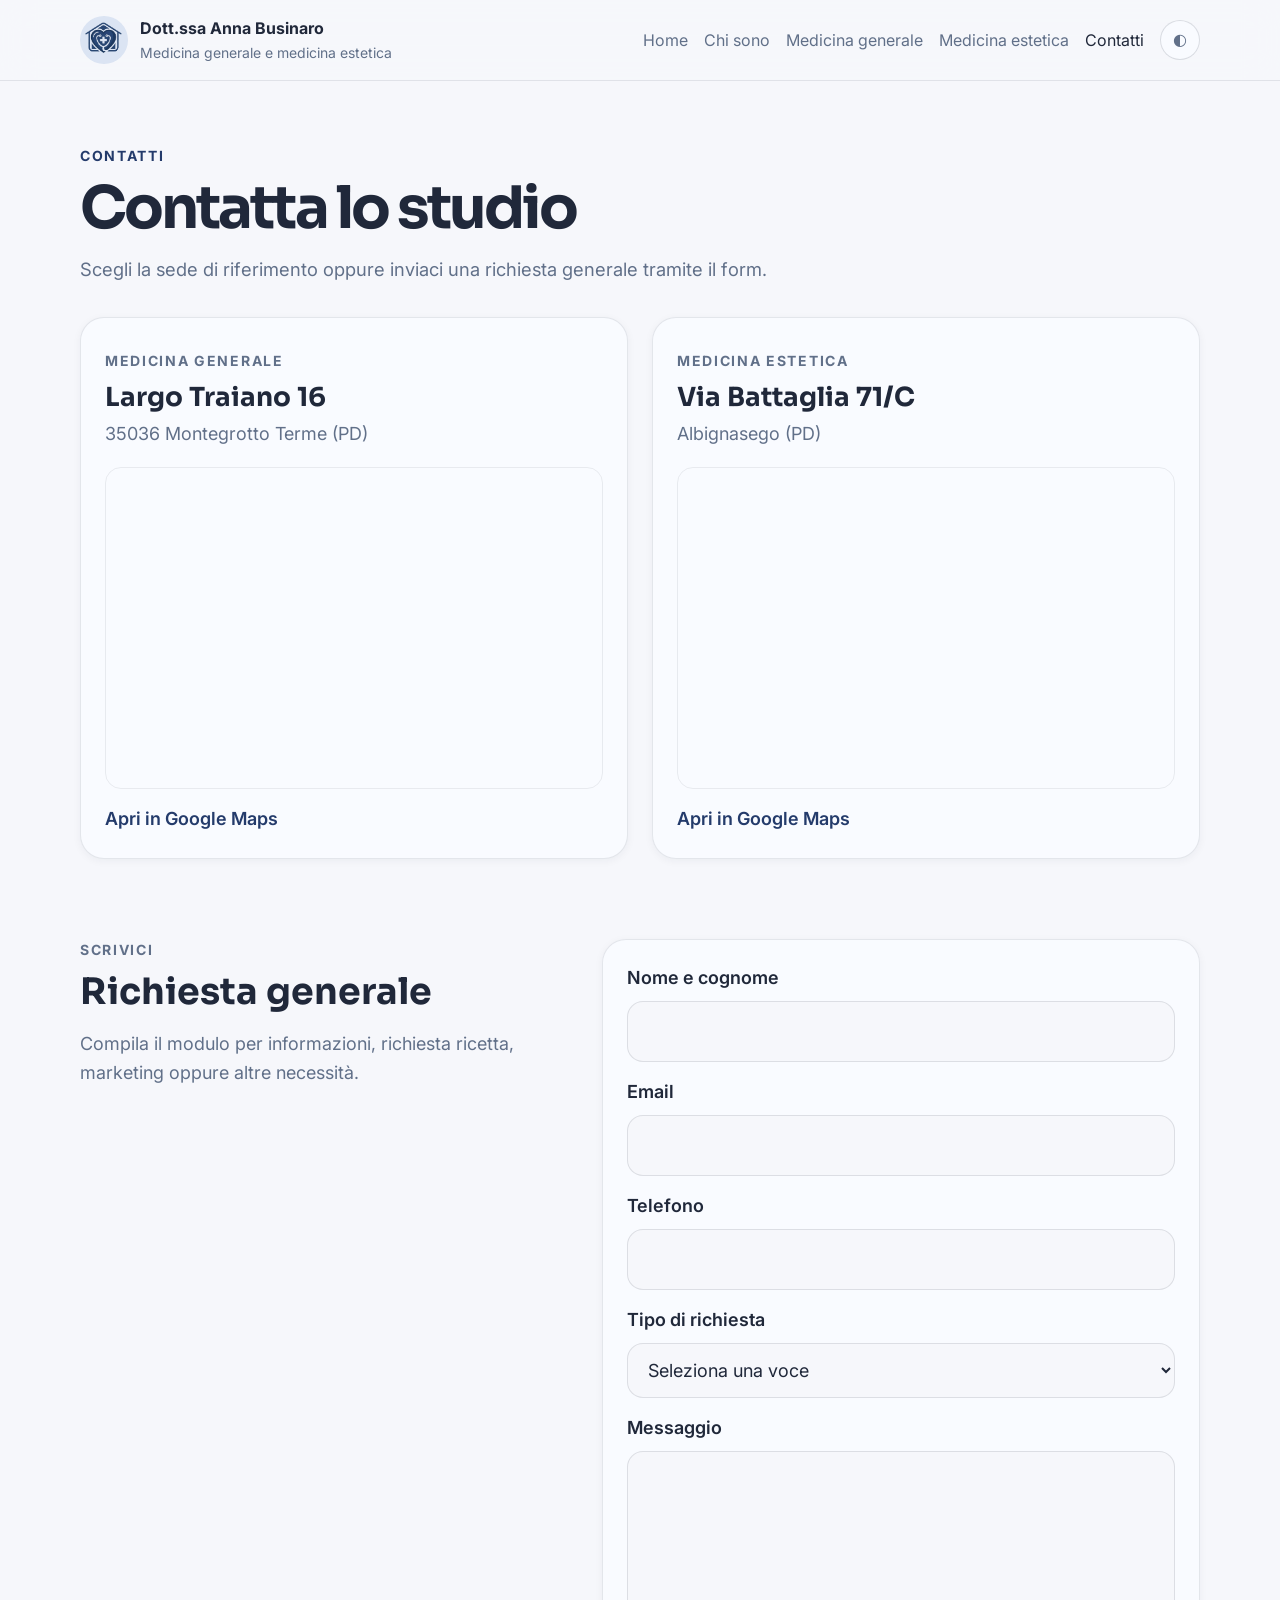
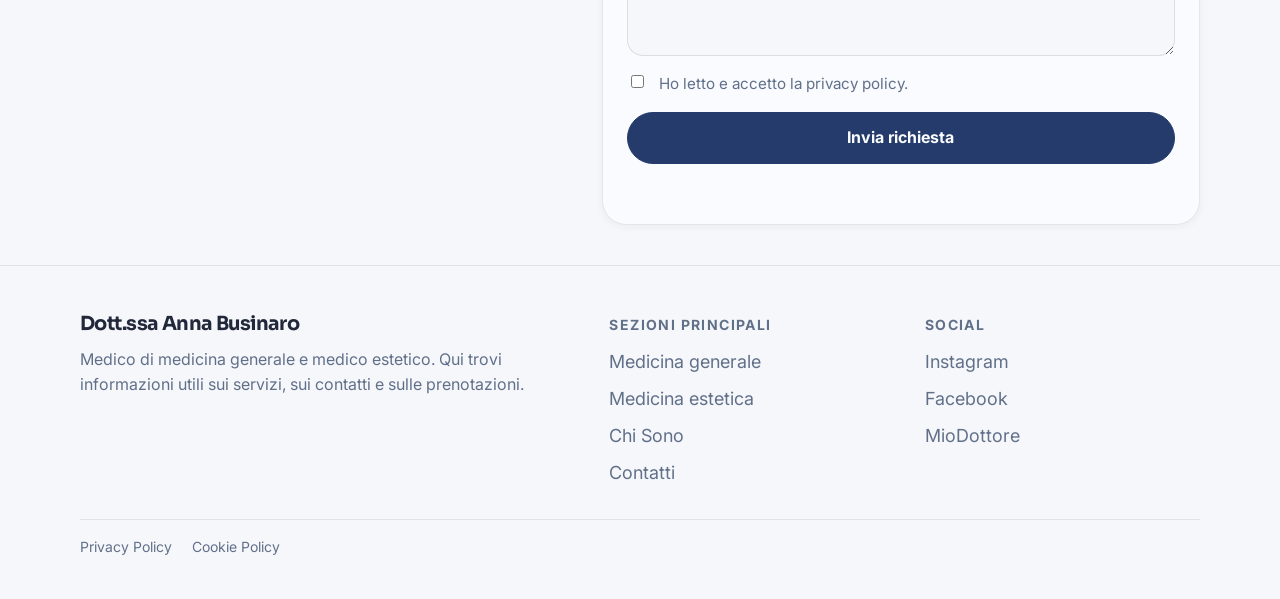
<file: pages/contatti.html>
<!DOCTYPE html>
<html lang="it" data-theme="light">
<head>
  <meta charset="UTF-8" />
  <meta name="viewport" content="width=device-width, initial-scale=1.0" />
  <title>Contatti | Dott.ssa Anna Businaro</title>
  <meta name="description" content="Contatta la Dott.ssa Anna Businaro per medicina generale, medicina estetica, informazioni e prenotazioni." />
  <link rel="preconnect" href="https://fonts.googleapis.com" />
  <link rel="preconnect" href="https://fonts.gstatic.com" crossorigin />
  <link href="https://fonts.googleapis.com/css2?family=Inter:wght@400;500;600;700;800&family=Sora:wght@400;500;600;700;800&display=swap" rel="stylesheet" />
  <link rel="stylesheet" href="../assets/css/global.css" />
  <link rel="stylesheet" href="../assets/css/contatti.css" />
</head>
<body>
  <a class="skip-link" href="#contenuto">Vai al contenuto</a>

  <header class="site-header">
    <div class="container header-inner">
      <a href="./index.html" class="brand" aria-label="Vai alla home della Dott.ssa Anna Businaro">
        <span class="brand-mark" aria-hidden="true">
          <img src="../images/logo.png" alt="Dott.ssa Anna Businaro" class="brand-image" />
        </span>
        <span class="brand-text">
          <strong>Dott.ssa Anna Businaro</strong>
          <small>Medicina generale e medicina estetica</small>
        </span>
      </a>

      <nav class="main-nav" aria-label="Navigazione principale">
        <button class="nav-toggle" type="button" aria-expanded="false" aria-controls="menu-principale">
          <span></span><span></span><span></span>
          <span class="sr-only">Apri il menu</span>
        </button>
        <ul id="menu-principale" class="nav-list">
          <li><a href="../index.html">Home</a></li>
          <li><a href="./chi-sono.html">Chi sono</a></li>
          <li><a href="./medicina-generale.html">Medicina generale</a></li>
          <li><a href="./medicina-estetica.html">Medicina estetica</a></li>
          <li><a href="./contatti.html" aria-current="page">Contatti</a></li>
          <li>
            <button class="theme-toggle" type="button" data-theme-toggle aria-label="Attiva tema scuro">
              <span aria-hidden="true">◐</span>
            </button>
          </li>
        </ul>
      </nav>
    </div>
  </header>

  <main id="contenuto">
    <section class="contact-page">
      <div class="container">
        <div class="contact-hero">
          <p class="eyebrow">Contatti</p>
          <h1>Contatta lo studio</h1>
          <p class="hero-text">
            Scegli la sede di riferimento oppure inviaci una richiesta generale tramite il form.
          </p>
        </div>

        <div class="contact-grid">
          <article class="contact-card">
            <div class="contact-card-head">
              <p class="eyebrow">Medicina generale</p>
              <h2>Largo Traiano 16</h2>
              <p>35036 Montegrotto Terme (PD)</p>
            </div>

            <div class="map-wrap">
              <iframe
                title="Mappa studio di medicina generale"
                src="https://www.google.com/maps?q=Largo+Traiano+16,+35036+Montegrotto+Terme&output=embed"
                loading="lazy"
                referrerpolicy="no-referrer-when-downgrade"
                allowfullscreen></iframe>
            </div>

            <a
              class="map-link"
              href="https://www.google.com/maps?q=Largo+Traiano+16,+35036+Montegrotto+Terme"
              target="_blank"
              rel="noopener nofollow">
              Apri in Google Maps
            </a>
          </article>

          <article class="contact-card">
            <div class="contact-card-head">
              <p class="eyebrow">Medicina estetica</p>
              <h2>Via Battaglia 71/C</h2>
              <p>Albignasego (PD)</p>
            </div>

            <div class="map-wrap">
              <iframe
                title="Mappa studio di medicina estetica"
                src="https://www.google.com/maps?q=Via+Battaglia+71%2FC,+Albignasego&output=embed"
                loading="lazy"
                referrerpolicy="no-referrer-when-downgrade"
                allowfullscreen></iframe>
            </div>

            <a
              class="map-link"
              href="https://www.google.com/maps?q=Via+Battaglia+71%2FC,+Albignasego"
              target="_blank"
              rel="noopener nofollow">
              Apri in Google Maps
            </a>
          </article>
        </div>

        <div class="spacer-medium" role="presentation"></div>

        <section class="contact-form-section">
          <div class="contact-form-head">
            <p class="eyebrow">Scrivici</p>
            <h2>Richiesta generale</h2>
            <p>
              Compila il modulo per informazioni, richiesta ricetta, marketing oppure altre necessità.
            </p>
          </div>

          <form class="contact-form" id="contact-form" action="#" method="post" novalidate>
            <div class="form-row">
              <label for="contact-name">Nome e cognome</label>
              <input type="text" id="contact-name" name="name" autocomplete="name" required>
            </div>

            <div class="form-row">
              <label for="contact-email">Email</label>
              <input type="email" id="contact-email" name="email" autocomplete="email" required>
            </div>

            <div class="form-row">
              <label for="contact-phone">Telefono</label>
              <input type="tel" id="contact-phone" name="phone" autocomplete="tel">
            </div>

            <div class="form-row">
              <label for="contact-type">Tipo di richiesta</label>
              <select id="contact-type" name="request_type" required>
                <option value="" selected disabled>Seleziona una voce</option>
                <option value="informazioni">Informazioni</option>
                <option value="ricetta">Richiesta ricetta</option>
                <option value="marketing">Marketing</option>
                <option value="altro">Altro</option>
              </select>
            </div>

            <div class="form-row">
              <label for="contact-message">Messaggio</label>
              <textarea id="contact-message" name="message" rows="6" required></textarea>
            </div>

            <label class="form-check">
              <input type="checkbox" id="contact-privacy" name="privacy" required>
              <span>Ho letto e accetto la privacy policy.</span>
            </label>

            <button type="submit" class="btn btn-primary">Invia richiesta</button>

            <p class="form-status" id="form-status" aria-live="polite"></p>
          </form>
        </section>
      </div>
    </section>
  </main>

  <footer class="site-footer">
    <div class="container footer-grid">
      <div class="footer-col">
        <p class="footer-brand">Dott.ssa Anna Businaro</p>
        <p class="footer-text">Medico di medicina generale e medico estetico. Qui trovi informazioni utili sui servizi, sui contatti e sulle prenotazioni.</p>
      </div>
      <div class="footer-col">
        <p class="footer-label">Sezioni principali</p>
        <ul class="footer-links" role="list">
          <li><a href="./medicina-generale.html">Medicina generale</a></li>
          <li><a href="./medicina-estetica.html">Medicina estetica</a></li>
          <li><a href="./prenotazioni.html">Chi Sono</a></li>
          <li><a href="./contatti.html">Contatti</a></li>
        </ul>
      </div>
      <div class="footer-col">
        <p class="footer-label">Social</p>
        <ul class="footer-links" role="list">
          <li><a href="#" aria-label="Instagram">Instagram</a></li>
          <li><a href="#" aria-label="Facebook">Facebook</a></li>
          <li><a href="#" aria-label="MioDottore">MioDottore</a></li>
        </ul>
      </div>
    </div>
    <div class="container footer-bottom">
      <a href="./privacy-policy.html">Privacy Policy</a>
      <a href="./cookie-policy.html">Cookie Policy</a>
    </div>
  </footer>

  <script src="../assets/js/global.js" defer></script>
  <script src="../assets/js/contatti.js" defer></script>
</body>
</html>
</file>
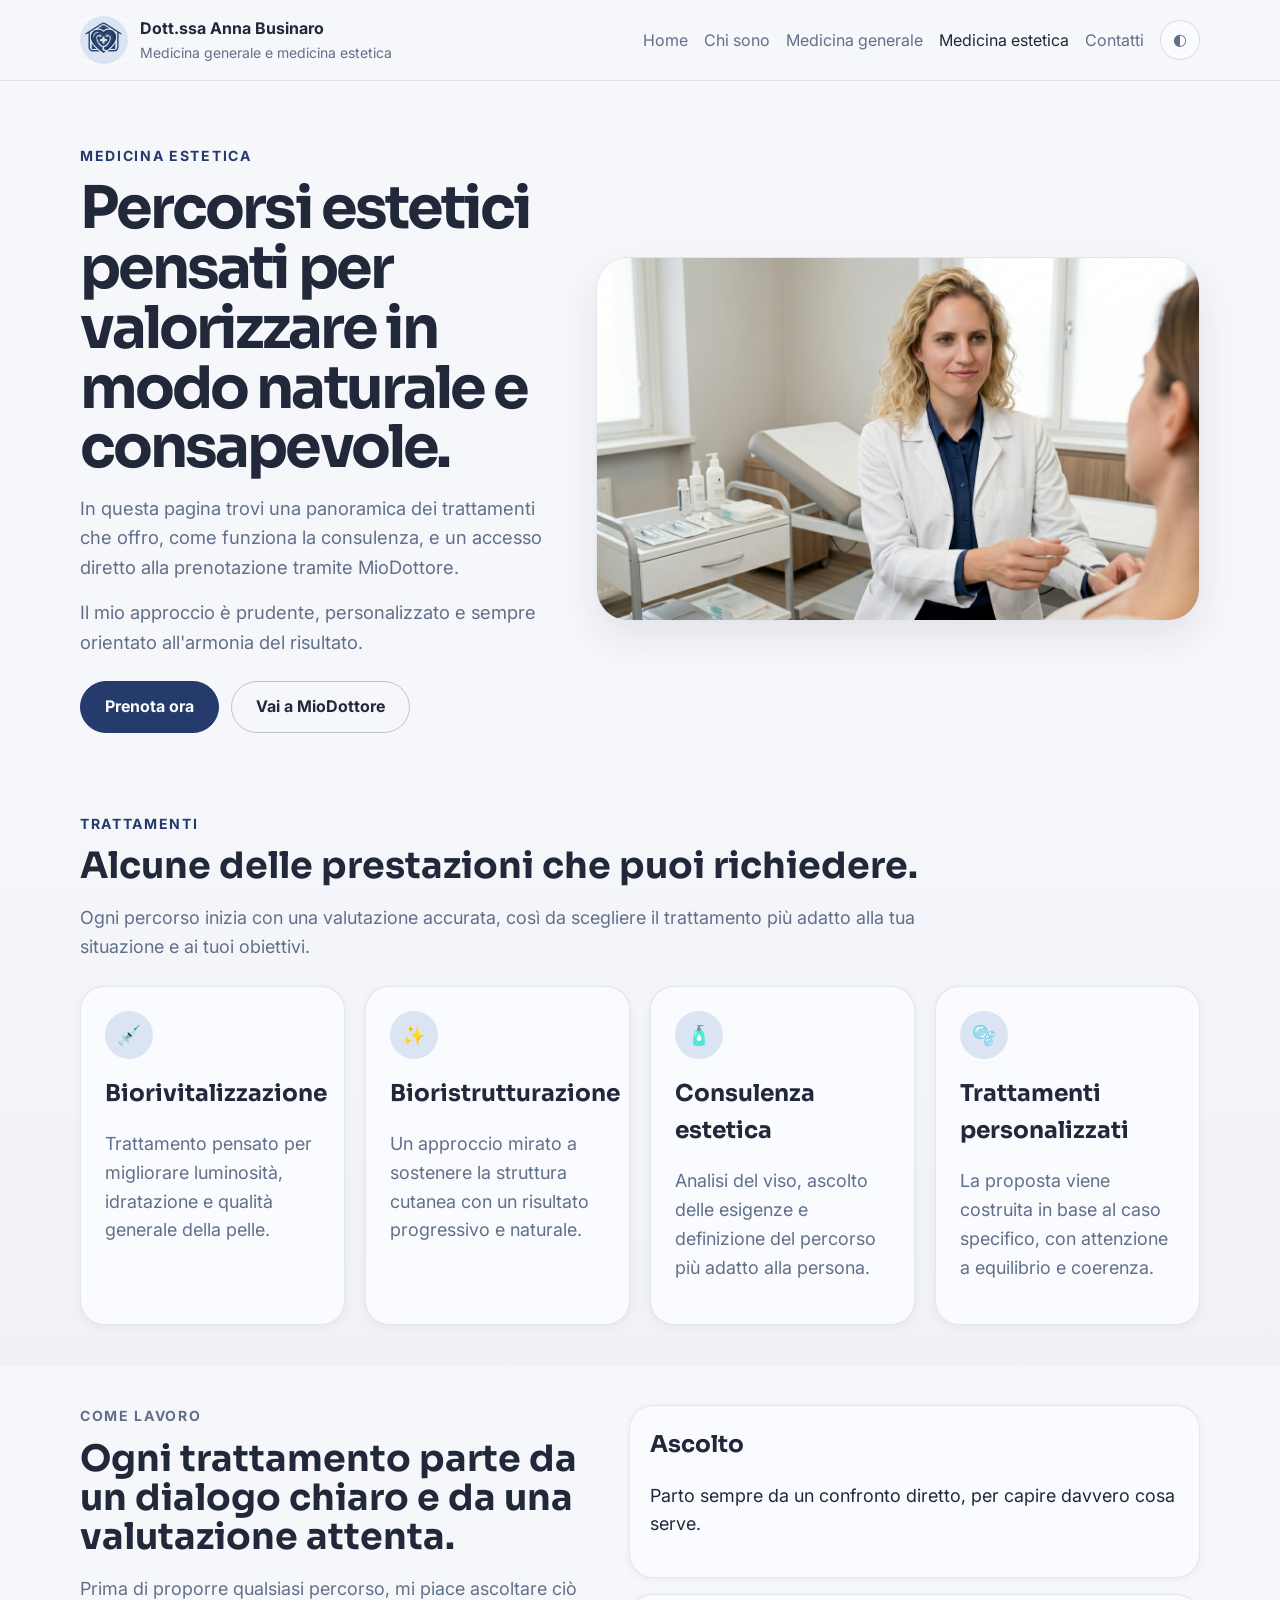
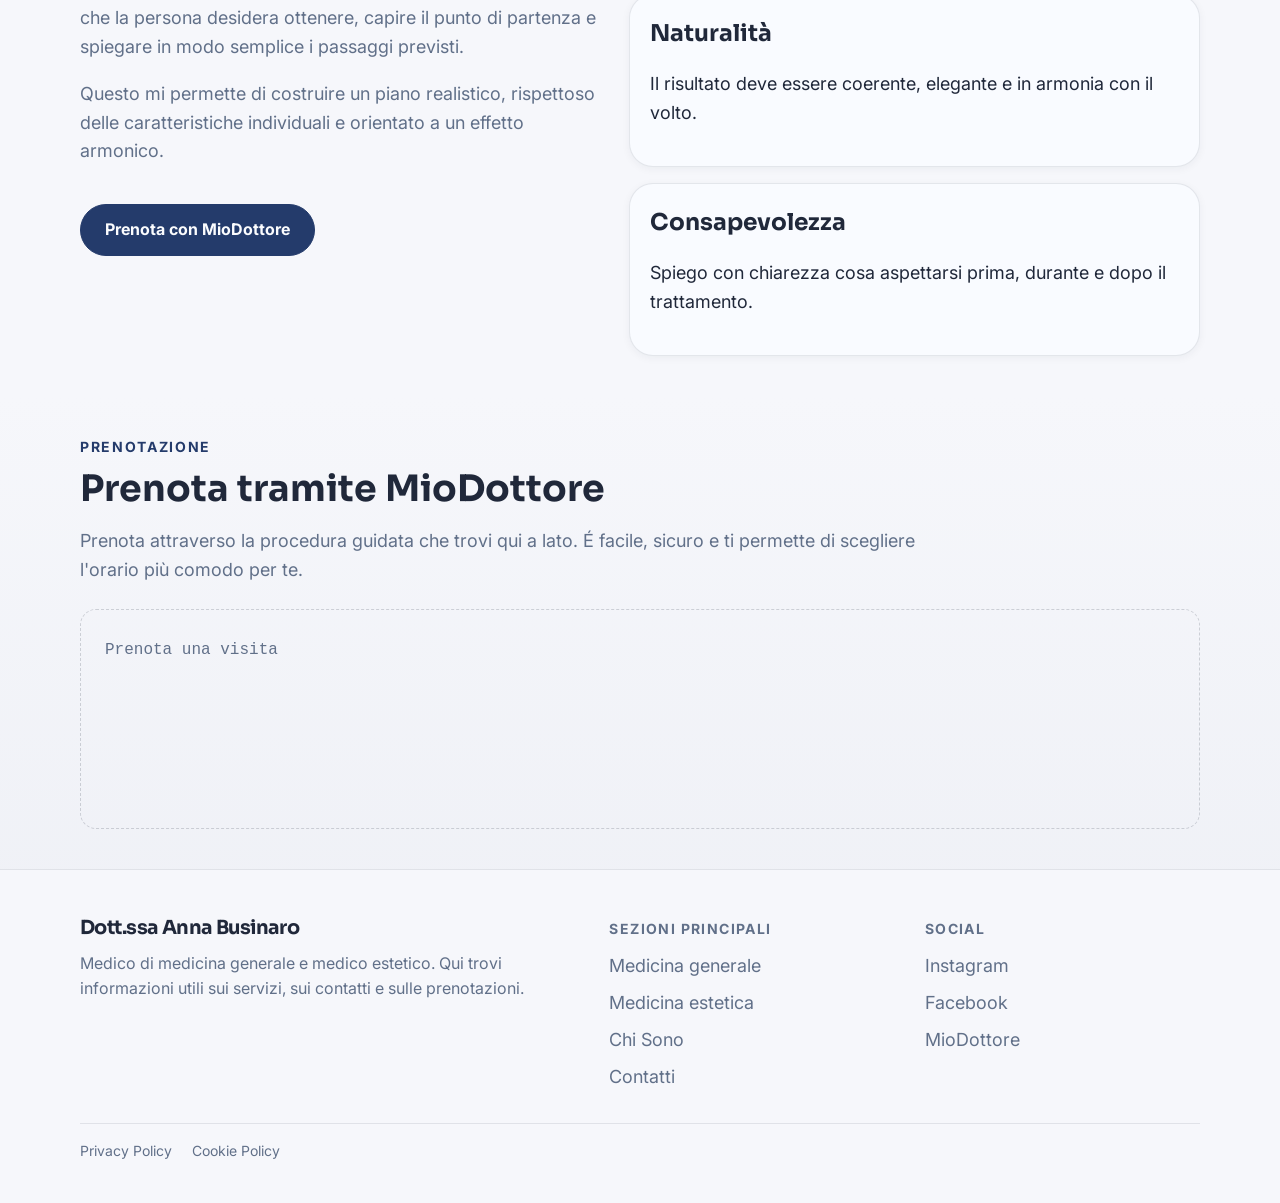
<file: pages/medicina-estetica.html>
<!DOCTYPE html>
<html lang="it" data-theme="light">

<head>
  <meta charset="UTF-8" />
  <meta name="viewport" content="width=device-width, initial-scale=1.0" />
  <title>Medicina estetica | Dott.ssa Anna Businaro</title>
  <meta name="description"
    content="Medicina estetica della Dott.ssa Anna Businaro: trattamenti, consulenza e prenotazione tramite MioDottore." />
  <link rel="preconnect" href="https://fonts.googleapis.com" />
  <link rel="preconnect" href="https://fonts.gstatic.com" crossorigin />
  <link
    href="https://fonts.googleapis.com/css2?family=Inter:wght@400;500;600;700;800&family=Sora:wght@400;500;600;700;800&display=swap"
    rel="stylesheet" />
  <link rel="stylesheet" href="../assets/css/global.css" />
  <link rel="stylesheet" href="../assets/css/medicina-estetica.css" />
</head>

<body>
  <a class="skip-link" href="#contenuto">Vai al contenuto</a>

  <header class="site-header">
    <div class="container header-inner">
      <a href="./index.html" class="brand" aria-label="Vai alla home della Dott.ssa Anna Businaro">
        <span class="brand-mark" aria-hidden="true">
          <img src="../images/logo.png" alt="Dott.ssa Anna Businaro" class="brand-image" />
        </span>
        <span class="brand-text">
          <strong>Dott.ssa Anna Businaro</strong>
          <small>Medicina generale e medicina estetica</small>
        </span>
      </a>

      <nav class="main-nav" aria-label="Navigazione principale">
        <button class="nav-toggle" type="button" aria-expanded="false" aria-controls="menu-principale">
          <span></span><span></span><span></span>
          <span class="sr-only">Apri il menu</span>
        </button>
        <ul id="menu-principale" class="nav-list">
          <li><a href="../index.html">Home</a></li>
          <li><a href="./chi-sono.html">Chi sono</a></li>
          <li><a href="./medicina-generale.html">Medicina generale</a></li>
          <li><a href="./medicina-estetica.html" aria-current="page">Medicina estetica</a></li>
          <li><a href="./contatti.html">Contatti</a></li>
          <li>
            <button class="theme-toggle" type="button" data-theme-toggle aria-label="Attiva tema scuro">
              <span aria-hidden="true">◐</span>
            </button>
          </li>
        </ul>
      </nav>
    </div>
  </header>

  <main id="contenuto">
    <section class="est-hero">
      <div class="container est-hero-grid">
        <div class="est-copy">
          <p class="eyebrow">Medicina estetica</p>
          <h1>Percorsi estetici pensati per valorizzare in modo naturale e consapevole.</h1>
          <p class="hero-text">
            In questa pagina trovi una panoramica dei trattamenti che offro, come funziona la consulenza,
            e un accesso diretto alla prenotazione tramite MioDottore.
          </p>
          <p class="hero-text">
            Il mio approccio è prudente, personalizzato e sempre orientato all'armonia del risultato.
          </p>
          <div class="hero-actions">
            <a class="btn btn-primary" href="#prenotazione">Prenota ora</a>
            <a class="btn btn-secondary" href="https://www.miodottore.it/anna-businaro/medico-estetico/albignasego"
              target="_blank" rel="noopener noreferrer">Vai a MioDottore</a>
          </div>
        </div>

        <figure class="est-image-card est-image-card-wide">
          <img src="../images/Anna_iniezione_estetica.png" alt="Dott.ssa Anna Businaro in ambito di medicina estetica"
            class="est-image" />
        </figure>
      </div>
    </section>

    <section class="section-home section-light">
      <div class="container">
        <div class="home-heading">
          <p class="eyebrow">Trattamenti</p>
          <h2>Alcune delle prestazioni che puoi richiedere.</h2>
          <p>
            Ogni percorso inizia con una valutazione accurata, così da scegliere il trattamento più adatto
            alla tua situazione e ai tuoi obiettivi.
          </p>
        </div>

        <div class="service-grid">
          <article class="service-card">
            <span class="service-icon" aria-hidden="true">💉</span>
            <h3>Biorivitalizzazione</h3>
            <p>Trattamento pensato per migliorare luminosità, idratazione e qualità generale della pelle.</p>
          </article>

          <article class="service-card">
            <span class="service-icon" aria-hidden="true">✨</span>
            <h3>Bioristrutturazione</h3>
            <p>Un approccio mirato a sostenere la struttura cutanea con un risultato progressivo e naturale.</p>
          </article>

          <article class="service-card">
            <span class="service-icon" aria-hidden="true">🧴</span>
            <h3>Consulenza estetica</h3>
            <p>Analisi del viso, ascolto delle esigenze e definizione del percorso più adatto alla persona.</p>
          </article>

          <article class="service-card">
            <span class="service-icon" aria-hidden="true">🫧</span>
            <h3>Trattamenti personalizzati</h3>
            <p>La proposta viene costruita in base al caso specifico, con attenzione a equilibrio e coerenza.</p>
          </article>
        </div>
      </div>
    </section>

    <section class="section-home">
      <div class="container est-feature-grid">
        <div class="feature-copy">
          <p class="eyebrow">Come lavoro</p>
          <h2>Ogni trattamento parte da un dialogo chiaro e da una valutazione attenta.</h2>
          <p>
            Prima di proporre qualsiasi percorso, mi piace ascoltare ciò che la persona desidera ottenere,
            capire il punto di partenza e spiegare in modo semplice i passaggi previsti.
          </p>
          <p>
            Questo mi permette di costruire un piano realistico, rispettoso delle caratteristiche individuali
            e orientato a un effetto armonico.
          </p>
          <a class="btn btn-primary inline-button" href="https://www.miodottore.it/anna-businaro/medico-estetico/albignasego" target="_blank"
            rel="noopener noreferrer">Prenota con MioDottore</a>
        </div>

        <div class="feature-stack">
          <article class="mini-card">
            <h3>Ascolto</h3>
            <p>Parto sempre da un confronto diretto, per capire davvero cosa serve.</p>
          </article>
          <article class="mini-card">
            <h3>Naturalità</h3>
            <p>Il risultato deve essere coerente, elegante e in armonia con il volto.</p>
          </article>
          <article class="mini-card">
            <h3>Consapevolezza</h3>
            <p>Spiego con chiarezza cosa aspettarsi prima, durante e dopo il trattamento.</p>
          </article>
        </div>
      </div>
    </section>

    <section class="section-home section-light">
      <div class="container">
        <div class="home-heading">
          <p class="eyebrow">Prenotazione</p>
          <h2>Prenota tramite MioDottore</h2>
          <p>
            Prenota attraverso la procedura guidata che trovi qui a lato. É facile, sicuro e ti permette di scegliere l'orario più comodo per te.
          </p>
        </div>
          <div class="script-placeholder" aria-label="Area script MioDottore">
            <code><a id="zl-url"
   class="zl-url"
   href="https://www.miodottore.it/anna-businaro/medico-estetico/albignasego"
   rel="nofollow"
   data-zlw-doctor="anna-businaro"
   data-zlw-type="big_with_calendar"
   data-zlw-opinion="false"
   data-zlw-hide-branding="true"
   data-zlw-saas-only="false"
   data-zlw-a11y-title="Widget di prenotazione visite mediche">
  Prenota una visita
</a>

<script>
!function ($_x, _s, id) {
  var js, fjs = $_x.getElementsByTagName(_s)[0];
  if (!$_x.getElementById(id)) {
    js = $_x.createElement(_s);
    js.id = id;
    js.src = "https://platform.docplanner.com/js/widget.js";
    fjs.parentNode.insertBefore(js, fjs);
  }
}(document, "script", "zl-widget-s");
</script></code>
          </div>
        </div>
      </div>
    </section>
  </main>

  <footer class="site-footer">
    <div class="container footer-grid">
      <div class="footer-col">
        <p class="footer-brand">Dott.ssa Anna Businaro</p>
        <p class="footer-text">Medico di medicina generale e medico estetico. Qui trovi informazioni utili sui servizi,
          sui contatti e sulle prenotazioni.</p>
      </div>
      <div class="footer-col">
        <p class="footer-label">Sezioni principali</p>
        <ul class="footer-links" role="list">
          <li><a href="./medicina-generale.html">Medicina generale</a></li>
          <li><a href="./medicina-estetica.html">Medicina estetica</a></li>
          <li><a href="./chi-sono.html">Chi Sono</a></li>
          <li><a href="./contatti.html">Contatti</a></li>
        </ul>
      </div>
      <div class="footer-col">
        <p class="footer-label">Social</p>
        <ul class="footer-links" role="list">
          <li><a href="#" aria-label="Instagram">Instagram</a></li>
          <li><a href="#" aria-label="Facebook">Facebook</a></li>
          <li><a href="#" aria-label="MioDottore">MioDottore</a></li>
        </ul>
      </div>
    </div>
    <div class="container footer-bottom">
      <a href="./privacy-policy.html">Privacy Policy</a>
      <a href="./cookie-policy.html">Cookie Policy</a>
    </div>
  </footer>

  <script src="../assets/js/global.js" defer></script>
  <script src="../assets/js/medicina-estetica.js" defer></script>
</body>

</html>
</file>
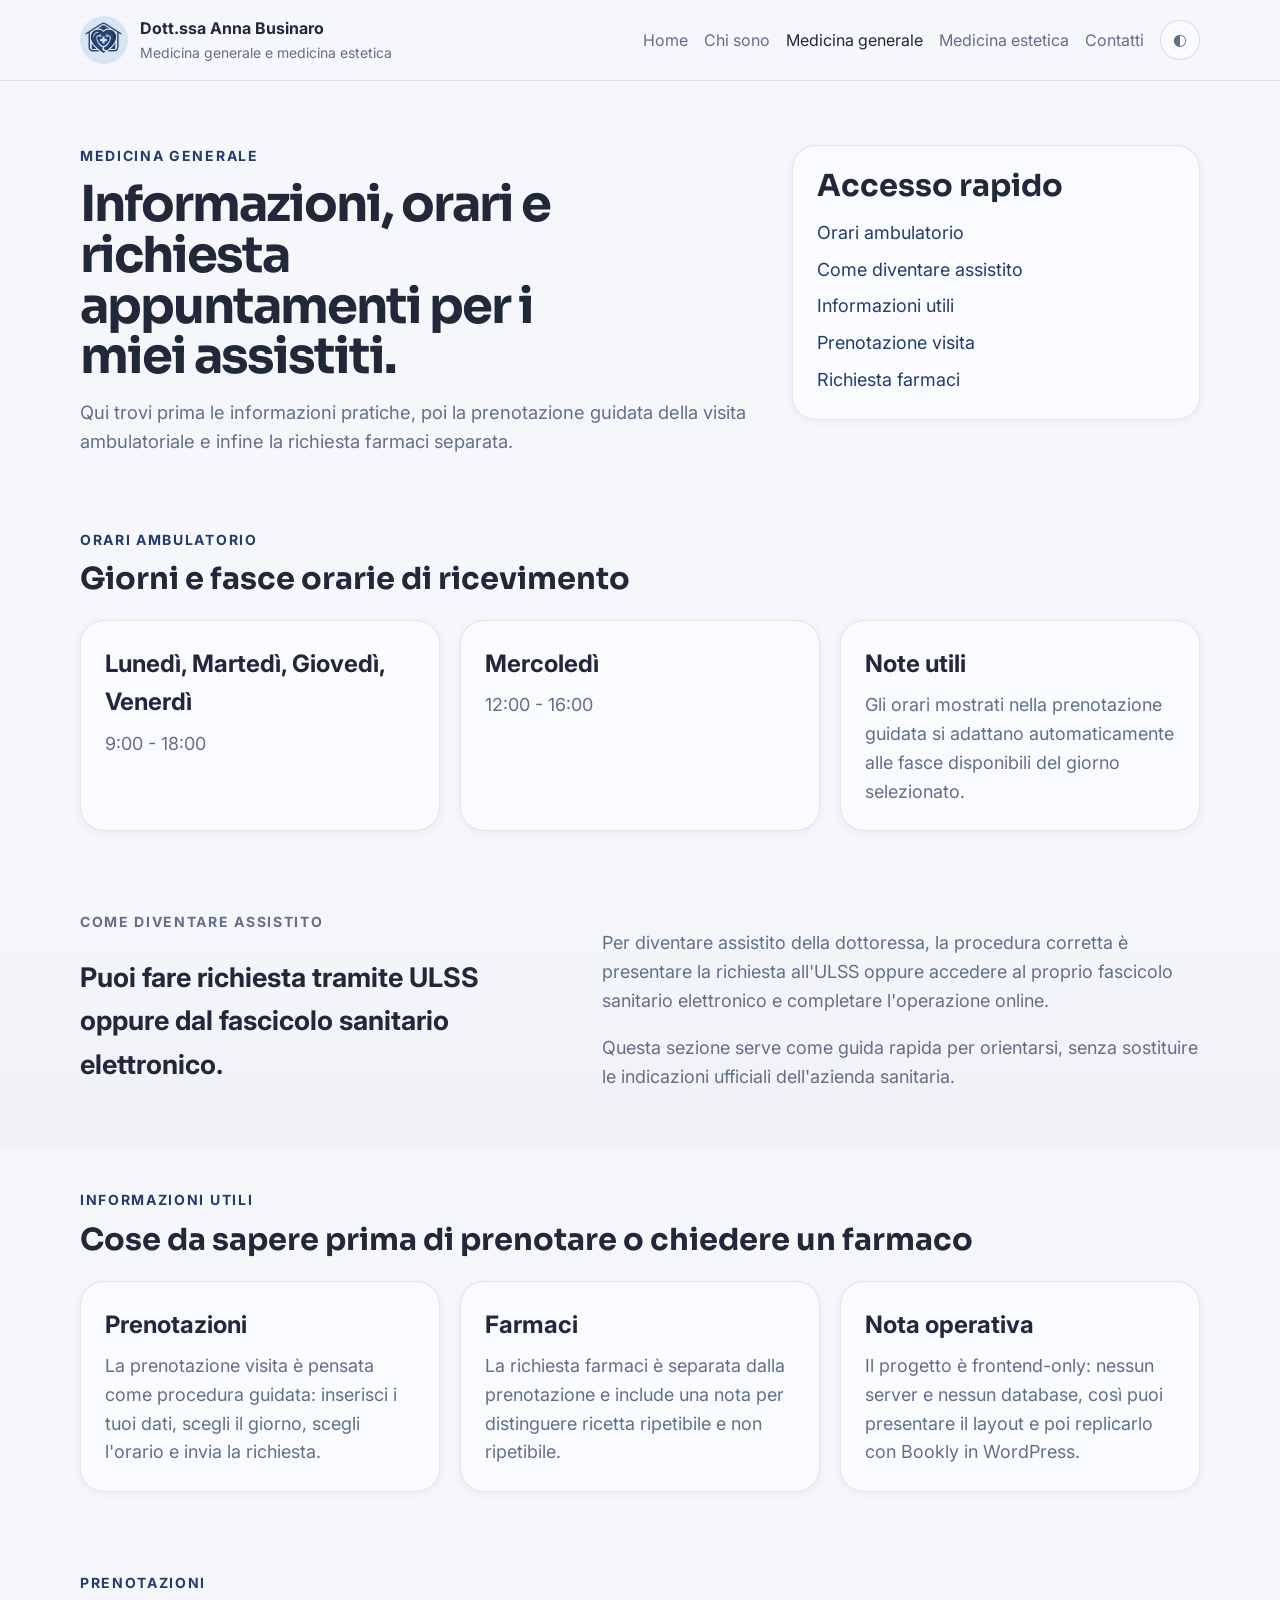
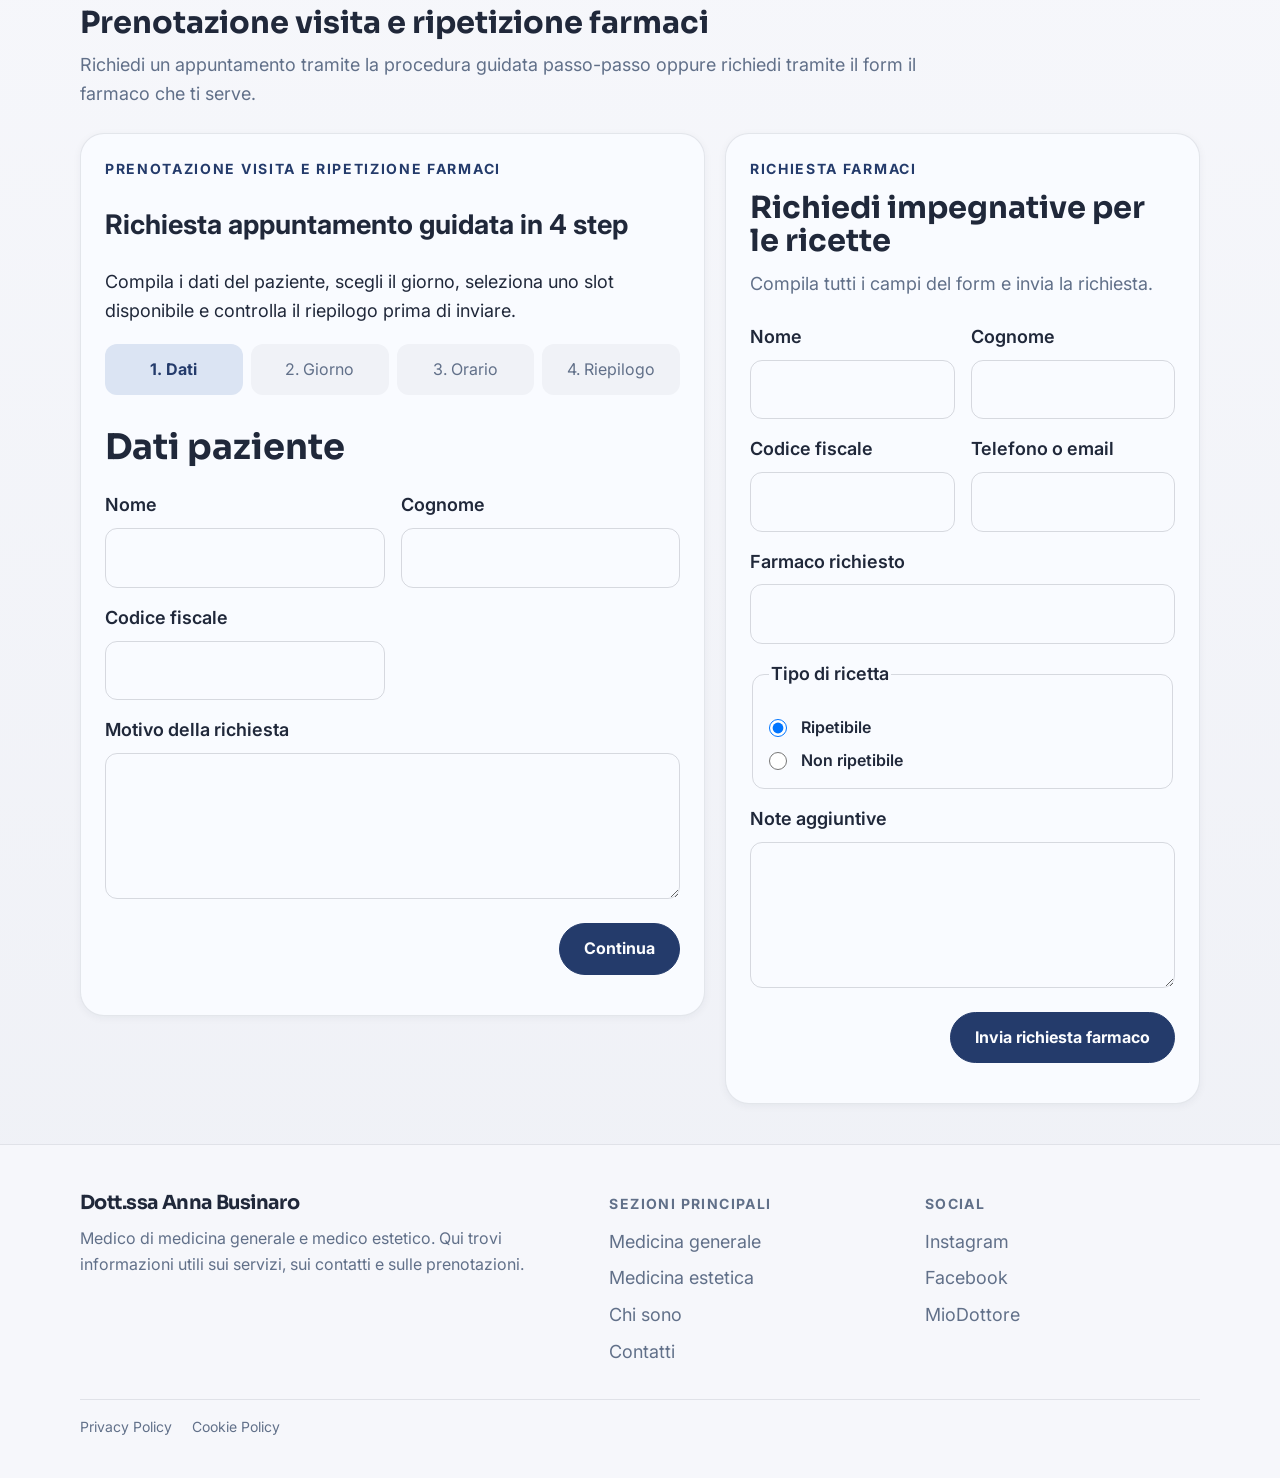
<file: pages/medicina-generale.html>
<!DOCTYPE html>
<html lang="it" data-theme="light">
<head>
  <meta charset="UTF-8" />
  <meta name="viewport" content="width=device-width, initial-scale=1.0" />
  <title>Medicina generale | Dott.ssa Anna Businaro</title>
  <meta name="description" content="Orari ambulatorio, informazioni utili, prenotazione visita guidata e richiesta farmaci per la Dott.ssa Anna Businaro." />
  <link rel="preconnect" href="https://fonts.googleapis.com" />
  <link rel="preconnect" href="https://fonts.gstatic.com" crossorigin />
  <link href="https://fonts.googleapis.com/css2?family=Inter:wght@400;500;600;700;800&family=Sora:wght@400;500;600;700;800&display=swap" rel="stylesheet" />
  <link rel="stylesheet" href="../assets/css/global.css" />
  <link rel="stylesheet" href="../assets/css/medicina-generale.css" />
</head>
<body>
  <a class="skip-link" href="#contenuto">Vai al contenuto</a>

  <header class="site-header">
    <div class="container header-inner">
      <a href="./index.html" class="brand" aria-label="Vai alla home della Dott.ssa Anna Businaro">
        <span class="brand-mark" aria-hidden="true">
          <img src="../images/logo.png" alt="Dott.ssa Anna Businaro" class="brand-image" />
        </span>
        <span class="brand-text">
          <strong>Dott.ssa Anna Businaro</strong>
          <small>Medicina generale e medicina estetica</small>
        </span>
      </a>

      <nav class="main-nav" aria-label="Navigazione principale">
        <button class="nav-toggle" type="button" aria-expanded="false" aria-controls="menu-principale">
          <span></span><span></span><span></span>
          <span class="sr-only">Apri il menu</span>
        </button>
        <ul id="menu-principale" class="nav-list">
          <li><a href="../index.html">Home</a></li>
          <li><a href="./chi-sono.html">Chi sono</a></li>
          <li><a href="./medicina-generale.html" aria-current="page">Medicina generale</a></li>
          <li><a href="./medicina-estetica.html">Medicina estetica</a></li>
          <li><a href="./contatti.html">Contatti</a></li>
          <li>
            <button class="theme-toggle" type="button" data-theme-toggle aria-label="Attiva tema scuro">
              <span aria-hidden="true">◐</span>
            </button>
          </li>
        </ul>
      </nav>
    </div>
  </header>

  <main id="contenuto">
    <section class="page-hero">
      <div class="container page-hero-grid">
        <div>
          <p class="eyebrow">Medicina generale</p>
          <h1>Informazioni, orari e richiesta appuntamenti per i miei assistiti.</h1>
          <p class="lead">
            Qui trovi prima le informazioni pratiche, poi la prenotazione guidata della visita ambulatoriale
            e infine la richiesta farmaci separata.
          </p>
        </div>
        <aside class="hero-panel">
          <h2>Accesso rapido</h2>
          <ul>
            <li><a href="#orari">Orari ambulatorio</a></li>
            <li><a href="#assistito">Come diventare assistito</a></li>
            <li><a href="#info-utili">Informazioni utili</a></li>
            <li><a href="#prenotazione">Prenotazione visita</a></li>
            <li><a href="#farmaci">Richiesta farmaci</a></li>
          </ul>
        </aside>
      </div>
    </section>

    <section class="section-block" id="orari">
      <div class="container">
        <div class="section-heading">
          <p class="eyebrow">Orari ambulatorio</p>
          <h2>Giorni e fasce orarie di ricevimento</h2>
        </div>
        <div class="schedule-grid">
          <article class="info-card"><h3>Lunedì, Martedì, Giovedì, Venerdì</h3><p>9:00 - 18:00</p></article>
          <article class="info-card"><h3>Mercoledì</h3><p>12:00 - 16:00</p></article>
          <article class="info-card"><h3>Note utili</h3><p>Gli orari mostrati nella prenotazione guidata si adattano automaticamente alle fasce disponibili del giorno selezionato.</p></article>
        </div>
      </div>
    </section>

    <section class="section-block section-soft" id="assistito">
      <div class="container two-col-text">
        <div>
          <p class="eyebrow">Come diventare assistito</p>
          <h2>Puoi fare richiesta tramite ULSS oppure dal fascicolo sanitario elettronico.</h2>
        </div>
        <div>
          <p>Per diventare assistito della dottoressa, la procedura corretta è presentare la richiesta all'ULSS oppure accedere al proprio fascicolo sanitario elettronico e completare l'operazione online.</p>
          <p>Questa sezione serve come guida rapida per orientarsi, senza sostituire le indicazioni ufficiali dell'azienda sanitaria.</p>
        </div>
      </div>
    </section>

    <section class="section-block" id="info-utili">
      <div class="container">
        <div class="section-heading">
          <p class="eyebrow">Informazioni utili</p>
          <h2>Cose da sapere prima di prenotare o chiedere un farmaco</h2>
        </div>
        <div class="utility-grid">
          <article class="info-card"><h3>Prenotazioni</h3><p>La prenotazione visita è pensata come procedura guidata: inserisci i tuoi dati, scegli il giorno, scegli l'orario e invia la richiesta.</p></article>
          <article class="info-card"><h3>Farmaci</h3><p>La richiesta farmaci è separata dalla prenotazione e include una nota per distinguere ricetta ripetibile e non ripetibile.</p></article>
          <article class="info-card"><h3>Nota operativa</h3><p>Il progetto è frontend-only: nessun server e nessun database, così puoi presentare il layout e poi replicarlo con Bookly in WordPress.</p></article>
        </div>
      </div>
    </section>

    <section class="section-block section-soft" id="prenotazione">
      <div class="container">
        <div class="section-heading">
          <p class="eyebrow">Prenotazioni</p>
          <h2>Prenotazione visita e ripetizione farmaci</h2>
          <p>Richiedi un appuntamento tramite la procedura guidata passo-passo oppure richiedi tramite il form il farmaco che ti serve.</p>
        </div>

        <div class="booking-columns">
          <div class="booking-shell">
             <p class="eyebrow">Prenotazione visita e ripetizione farmaci</p>
          <h2>Richiesta appuntamento guidata in 4 step</h2>
          <p>Compila i dati del paziente, scegli il giorno, seleziona uno slot disponibile e controlla il riepilogo prima di inviare.</p>
            <div class="booking-progress" aria-label="Avanzamento prenotazione">
              <span class="is-active" data-step-indicator="1">1. Dati</span>
              <span data-step-indicator="2">2. Giorno</span>
              <span data-step-indicator="3">3. Orario</span>
              <span data-step-indicator="4">4. Riepilogo</span>
            </div>
            <form class="booking-form" id="booking-form">
              <fieldset class="booking-step is-active" data-step="1">
                <legend>Dati paziente</legend>
                <div class="form-grid">
                  <label><span>Nome</span><input type="text" name="name" autocomplete="given-name" required /></label>
                  <label><span>Cognome</span><input type="text" name="surname" autocomplete="family-name" required /></label>
                  <label><span>Codice fiscale</span><input type="text" name="fiscalCode" maxlength="16" required /></label>
                  <label class="full-width"><span>Motivo della richiesta</span><textarea name="reason" rows="4" required></textarea></label>
                </div>
                <div class="step-actions"><button type="button" class="btn btn-primary" data-next-step>Continua</button></div>
              </fieldset>
              <fieldset class="booking-step" data-step="2">
                <legend>Scelta del giorno</legend>
                <p class="step-note">Seleziona un giorno disponibile: il calendario mostra le prossime 14 giornate.</p>
                <div class="calendar-grid" id="calendar-grid" aria-live="polite"></div>
                <div class="step-actions"><button type="button" class="btn btn-secondary" data-prev-step>Indietro</button><button type="button" class="btn btn-primary" data-next-step>Continua</button></div>
              </fieldset>
              <fieldset class="booking-step" data-step="3">
                <legend>Scelta dell'orario</legend>
                <p class="step-note">Gli slot vengono generati in base all'orario del giorno selezionato.</p>
                <div class="slots-grid" id="slots-grid" aria-live="polite"></div>
                <div class="step-actions"><button type="button" class="btn btn-secondary" data-prev-step>Indietro</button><button type="button" class="btn btn-primary" data-next-step>Continua</button></div>
              </fieldset>
              <fieldset class="booking-step" data-step="4">
                <legend>Riepilogo richiesta</legend>
                <div class="summary-box" id="booking-summary"></div>
                <div class="step-actions"><button type="button" class="btn btn-secondary" data-prev-step>Indietro</button><button type="submit" class="btn btn-primary">Invia richiesta</button></div>
              </fieldset>
            </form>
            <p class="form-feedback" id="booking-feedback" aria-live="polite"></p>
          </div>

          <div class="prescription-shell">
            <div class="section-heading">
              <p class="eyebrow">Richiesta farmaci</p>
              <h2>Richiedi impegnative per le ricette</h2>
              <p>Compila tutti i campi del form e invia la richiesta.</p>
            </div>
            <form class="prescription-form" id="prescription-form">
              <div class="form-grid">
                <label><span>Nome</span><input type="text" name="pname" required /></label>
                <label><span>Cognome</span><input type="text" name="psurname" required /></label>
                <label><span>Codice fiscale</span><input type="text" name="pfiscalCode" maxlength="16" required /></label>
                <label><span>Telefono o email</span><input type="text" name="contact" required /></label>
                <label class="full-width"><span>Farmaco richiesto</span><input type="text" name="medicine" required /></label>
                <fieldset class="radio-group full-width">
                  <legend>Tipo di ricetta</legend>
                  <div class="radio-options">
                    <label><input type="radio" name="prescriptionType" value="Ripetibile" checked /><span>Ripetibile</span></label>
                    <label><input type="radio" name="prescriptionType" value="Non ripetibile" /><span>Non ripetibile</span></label>
                  </div>
                </fieldset>
                <label class="full-width"><span>Note aggiuntive</span><textarea name="notes" rows="4"></textarea></label>
              </div>
              <div class="step-actions"><button type="submit" class="btn btn-primary">Invia richiesta farmaco</button></div>
            </form>
            <p class="form-feedback" id="prescription-feedback" aria-live="polite"></p>
          </div>
        </div>
      </div>
    </section>
  </main>

  <footer class="site-footer">
    <div class="container footer-grid">
      <div class="footer-col"><p class="footer-brand">Dott.ssa Anna Businaro</p><p class="footer-text">Medico di medicina generale e medico estetico. Qui trovi informazioni utili sui servizi, sui contatti e sulle prenotazioni.</p></div>
      <div class="footer-col"><p class="footer-label">Sezioni principali</p><ul class="footer-links" role="list"><li><a href="./medicina-generale.html">Medicina generale</a></li><li><a href="./medicina-estetica.html">Medicina estetica</a></li><li><a href="./prenotazioni.html">Chi sono</a></li><li><a href="./contatti.html">Contatti</a></li></ul></div>
      <div class="footer-col"><p class="footer-label">Social</p><ul class="footer-links" role="list"><li><a href="#">Instagram</a></li><li><a href="#">Facebook</a></li><li><a href="#">MioDottore</a></li></ul></div>
    </div>
    <div class="container footer-bottom"><a href="./privacy-policy.html">Privacy Policy</a><a href="./cookie-policy.html">Cookie Policy</a></div>
  </footer>

  <script src="../assets/js/global.js" defer></script>
  <script src="../assets/js/medicina-generale.js" defer></script>
</body>
</html>
</file>
<file: assets/css/global.css>
:root,
[data-theme="light"] {
  --text-xs: clamp(0.75rem, 0.7rem + 0.25vw, 0.875rem);
  --text-sm: clamp(0.875rem, 0.8rem + 0.35vw, 1rem);
  --text-base: clamp(1rem, 0.95rem + 0.25vw, 1.125rem);
  --text-lg: clamp(1.125rem, 1rem + 0.75vw, 1.5rem);
  --text-xl: clamp(1.5rem, 1.2rem + 1.25vw, 2.25rem);
  --text-2xl: clamp(1.8rem, 1.2rem + 1.9vw, 2.65rem);

  --space-1: 0.25rem;
  --space-2: 0.5rem;
  --space-3: 0.75rem;
  --space-4: 1rem;
  --space-5: 1.25rem;
  --space-6: 1.5rem;
  --space-8: 2rem;
  --space-10: 2.5rem;
  --space-12: 3rem;

  --color-bg: #f6f7fb;
  --color-surface: #f9fbff;
  --color-text: #20283a;
  --color-text-muted: #617089;
  --color-primary: #243b6b;
  --color-primary-hover: #1a2f57;
  --color-primary-soft: #dbe4f3;
  --color-text-inverse: #fbfcfe;

  --radius-sm: 0.375rem;
  --radius-md: 0.75rem;
  --radius-lg: 1rem;
  --radius-xl: 1.5rem;
  --shadow-sm: 0 2px 8px rgba(25, 34, 54, 0.05);
  --shadow-md: 0 16px 40px rgba(25, 34, 54, 0.09);

  --font-display: 'Sora', 'Inter', Arial, sans-serif;
  --font-body: 'Inter', Arial, sans-serif;
  --testo-inter-corsivo: 'Inter', sans-serif;
  --stile-inter-corsivo: italic;
}

[data-theme="dark"] {
  --color-bg: #121824;
  --color-surface: #171f2d;
  --color-text: #edf1f7;
  --color-text-muted: #a9b5c7;
  --color-primary: #92acd8;
  --color-primary-hover: #b0c2ea;
  --color-primary-soft: #1f2b40;
  --color-text-inverse: #111723;
  --shadow-sm: 0 2px 8px rgba(0, 0, 0, 0.2);
  --shadow-md: 0 16px 40px rgba(0, 0, 0, 0.28);
}

*,
*::before,
*::after {
  box-sizing: border-box;
}

html,
body {
  width: 100%;
  max-width: 100%;
  overflow-x: clip;
}

html {
  scroll-behavior: smooth;
}

body {
  margin: 0;
  min-height: 100vh;
  position: relative;
  font-family: var(--font-body);
  font-size: var(--text-base);
  line-height: 1.6;
  color: var(--color-text);
  background: var(--color-bg);
}

body.is-menu-open {
  overflow: hidden;
}

img,
svg,
iframe,
video {
  display: block;
  max-width: 100%;
  height: auto;
}

iframe {
  width: 100%;
}

a {
  color: inherit;
  text-decoration: none;
}

button,
input,
textarea,
select {
  font: inherit;
  color: inherit;
}

button {
  cursor: pointer;
}

.skip-link {
  position: absolute;
  left: 1rem;
  top: -4rem;
  z-index: 999;
  padding: 0.75rem 1rem;
  border-radius: var(--radius-sm);
  background: var(--color-primary);
  color: var(--color-text-inverse);
}

.skip-link:focus {
  top: 1rem;
}

.sr-only {
  position: absolute;
  width: 1px;
  height: 1px;
  padding: 0;
  margin: -1px;
  overflow: hidden;
  clip: rect(0, 0, 0, 0);
  white-space: nowrap;
  border: 0;
}

.container {
  width: min(1120px, calc(100% - 2rem));
  margin-inline: auto;
  max-width: 100%;
}

.site-header,
.site-footer,
main {
  max-width: 100%;
  overflow-x: clip;
}

/* ── HEADER ── */

.site-header {
  position: sticky;
  top: 0;
  z-index: 40;
  border-bottom: 1px solid color-mix(in srgb, var(--color-text) 10%, transparent);
  background: color-mix(in srgb, var(--color-bg) 88%, transparent);
  backdrop-filter: blur(16px);
}

.header-inner {
  display: flex;
  align-items: center;
  justify-content: space-between;
  gap: var(--space-4);
  padding: var(--space-4) 0;
}

.brand {
  display: flex;
  align-items: center;
  gap: var(--space-3);
  min-width: 0;
}

.brand-mark {
  display: grid;
  place-items: center;
  width: 3rem;
  height: 3rem;
  border-radius: 50%;
  background: var(--color-primary-soft);
  color: var(--color-primary);
  flex-shrink: 0;
}

.brand-mark svg {
  width: 1.4rem;
  height: 1.4rem;
}

.brand-text strong,
.brand-text small {
  display: block;
}

.brand-text strong {
  font-size: var(--text-sm);
}

.brand-text small {
  font-size: var(--text-xs);
  color: var(--color-text-muted);
}

/* ── NAV ── */

.main-nav {
  position: relative;
}

.nav-toggle {
  display: none;
  flex-direction: column;
  gap: 4px;
  padding: 0.7rem;
  border: 1px solid color-mix(in srgb, var(--color-text) 14%, transparent);
  border-radius: var(--radius-sm);
  background: var(--color-surface);
}

.nav-toggle span {
  display: block;
  width: 18px;
  height: 2px;
  background: var(--color-text);
  transition: transform 200ms ease, opacity 200ms ease;
}

.nav-list {
  display: flex;
  align-items: center;
  gap: var(--space-4);
  list-style: none;
  margin: 0;
  padding: 0;
}

.nav-list a,
.theme-toggle {
  font-size: var(--text-sm);
  color: var(--color-text-muted);
}

.nav-list a:hover,
.nav-list a[aria-current="page"],
.theme-toggle:hover {
  color: var(--color-text);
}

.theme-toggle {
  display: grid;
  place-items: center;
  width: 2.5rem;
  height: 2.5rem;
  border-radius: 50%;
  border: 1px solid color-mix(in srgb, var(--color-text) 14%, transparent);
  background: var(--color-surface);
}

/* ── UTILITY ── */

.eyebrow {
  margin: 0 0 var(--space-3);
  font-size: var(--text-xs);
  font-weight: 700;
  letter-spacing: 0.12em;
  text-transform: uppercase;
  color: var(--color-primary);
}

/* ── BOTTONI ── */

.btn {
  display: inline-flex;
  align-items: center;
  justify-content: center;
  min-height: 44px;
  padding: 0.75rem 1.5rem;
  border-radius: 999px;
  font-size: var(--text-sm);
  font-weight: 700;
  border: 1px solid transparent;
  text-decoration: none;
  transition: background 200ms ease, color 200ms ease,
              border-color 200ms ease, transform 200ms ease,
              box-shadow 200ms ease;
  cursor: pointer;
}

.btn-primary {
  background: var(--color-primary);
  color: var(--color-text-inverse);
  border-color: var(--color-primary);
}

.btn-primary:hover {
  background: var(--color-primary-hover);
  border-color: var(--color-primary-hover);
  color: var(--color-text-inverse);
  transform: translateY(-2px);
  box-shadow: 0 6px 20px rgba(36, 59, 107, 0.25);
}

.btn-secondary {
  background: transparent;
  color: var(--color-text);
  border-color: color-mix(in srgb, var(--color-text) 25%, transparent);
}

.btn-secondary:hover {
  background: var(--color-surface);
  color: var(--color-text);
  transform: translateY(-2px);
  box-shadow: 0 4px 14px rgba(36, 59, 107, 0.10);
}

.btn:active {
  transform: translateY(0);
  box-shadow: none;
}

/* ── FOOTER ── */

.site-footer {
  padding: var(--space-12) 0 var(--space-10);
  border-top: 1px solid color-mix(in srgb, var(--color-text) 10%, transparent);
}

.footer-grid {
  display: grid;
  grid-template-columns: minmax(0, 1.6fr) minmax(0, 0.9fr) minmax(0, 0.9fr);
  gap: var(--space-10);
  align-items: start;
}

.footer-col {
  min-width: 0;
}

.footer-brand {
  margin: 0 0 var(--space-3);
  font-family: var(--font-display);
  font-size: clamp(0.95rem, 0.85rem + 0.45vw, 1.25rem);
  line-height: 1.08;
  font-weight: 700;
  letter-spacing: -0.03em;
}

.footer-text {
  margin: 0;
  max-width: 30rem;
  font-size: var(--text-sm);
  color: var(--color-text-muted);
}

.footer-label {
  margin: 0 0 var(--space-3);
  font-size: var(--text-xs);
  font-weight: 700;
  letter-spacing: 0.1em;
  text-transform: uppercase;
  color: var(--color-text-muted);
}

.footer-links {
  margin: 0;
  padding: 0;
  list-style: none;
  display: grid;
  gap: var(--space-2);
  color: var(--color-text-muted);
}

.footer-links a:hover {
  color: var(--color-text);
}

.footer-bottom {
  margin-top: var(--space-8);
  padding-top: var(--space-4);
  border-top: 1px solid color-mix(in srgb, var(--color-text) 10%, transparent);
  display: flex;
  gap: var(--space-5);
  flex-wrap: wrap;
  font-size: var(--text-xs);
  color: var(--color-text-muted);
}

:focus-visible {
  outline: 2px solid var(--color-primary);
  outline-offset: 3px;
}

/* ── RESPONSIVE ── */

@media (max-width: 840px) {
  .footer-grid {
    grid-template-columns: 1fr;
  }
}

@media (max-width: 760px) {
  .nav-toggle {
    display: flex;
  }

  .site-header {
    z-index: 100;
  }

  .main-nav {
    position: static;
  }

  .nav-list {
    position: fixed;
    top: 76px;
    left: 0;
    right: 0;
    bottom: 0;
    z-index: 99;
    background: var(--color-bg);
    display: flex;
    flex-direction: column;
    align-items: stretch;
    justify-content: flex-start;
    gap: 0;
    padding: var(--space-4);
    margin: 0;
    list-style: none;
    transform: translateX(100%);
    opacity: 0;
    pointer-events: none;
    transition: opacity 200ms ease, transform 200ms ease;
  }

  .nav-list.is-open {
    transform: translateX(0);
    opacity: 1;
    pointer-events: auto;
  }

  .nav-list li {
    width: 100%;
    margin: 0;
    padding: 0;
  }

  .nav-list a {
    display: flex;
    align-items: center;
    width: 100%;
    min-height: 3.2rem;
    padding: 0.95rem 0;
    font-size: var(--text-lg);
    font-weight: 600;
    color: var(--color-text);
    background: var(--color-bg);
    border: 0;
    border-radius: 0;
    margin: 0;
  }

  .nav-list a:hover,
  .nav-list a[aria-current="page"] {
    color: var(--color-primary);
  }

  .nav-item-theme-toggle {
    width: 100%;
    margin-top: var(--space-3);
  }

  .theme-toggle {
    display: grid;
    place-items: center;
    width: 2.75rem;
    height: 2.75rem;
    border-radius: 50%;
    border: 1px solid color-mix(in srgb, var(--color-text) 14%, transparent);
    background: var(--color-bg);
    color: var(--color-text);
  }

  .nav-toggle.is-open span:nth-child(1) {
    transform: translateY(6px) rotate(45deg);
  }

  .nav-toggle.is-open span:nth-child(2) {
    opacity: 0;
  }

  .nav-toggle.is-open span:nth-child(3) {
    transform: translateY(-6px) rotate(-45deg);
  }
}

@media (prefers-reduced-motion: reduce) {
  *,
  *::before,
  *::after {
    transition: none !important;
    scroll-behavior: auto !important;
  }
}
</file>
<file: assets/css/contatti.css>
.contact-page {
  padding: clamp(2.5rem, 5vw, 4rem) 0 var(--space-10);
}

.contact-hero {
  max-width: 56rem;
  margin-bottom: var(--space-8);
}

.contact-hero h1,
.contact-form-head h2,
.contact-card h2 {
  margin: 0;
  font-family: var(--font-display);
}

.contact-hero h1 {
  font-size: clamp(2.4rem, 1.5rem + 2.7vw, 4.2rem);
  line-height: 1.02;
  letter-spacing: -0.05em;
}

.hero-text {
  margin-top: var(--space-4);
  color: var(--color-text-muted);
  font-size: clamp(1rem, 0.95rem + 0.3vw, 1.15rem);
  max-width: 46rem;
}

.contact-grid {
  display: grid;
  grid-template-columns: repeat(2, minmax(0, 1fr));
  gap: var(--space-6);
  margin-bottom: var(--space-10);
}

.contact-card {
  padding: var(--space-6);
  border-radius: var(--radius-xl);
  background: var(--color-surface);
  border: 1px solid color-mix(in srgb, var(--color-text) 10%, transparent);
  box-shadow: var(--shadow-sm);
}

.contact-card-head {
  margin-bottom: var(--space-4);
}

.contact-card-head h2 {
  font-size: clamp(1.3rem, 1rem + 0.8vw, 1.8rem);
  line-height: 1.08;
  margin-top: var(--space-1);
}

.contact-card-head p {
  color: var(--color-text-muted);
  margin-top: var(--space-2);
}

.map-wrap {
  overflow: hidden;
  border-radius: var(--radius-lg);
  border: 1px solid color-mix(in srgb, var(--color-text) 8%, transparent);
}

.map-wrap iframe {
  display: block;
  width: 100%;
  min-height: 320px;
  border: 0;
}

.map-link {
  display: inline-flex;
  margin-top: var(--space-4);
  color: var(--color-primary);
  font-weight: 600;
  text-decoration: none;
}

.map-link:hover {
  text-decoration: underline;
}

.spacer-medium{
  height: var(--space-10);
}

.contact-form-section {
  display: grid;
  grid-template-columns: minmax(0, 0.9fr) minmax(0, 1.1fr);
  gap: var(--space-8);
  align-items: start;
}

.contact-form-head h2 {
  font-size: clamp(1.6rem, 1.15rem + 1.4vw, 2.4rem);
  line-height: 1.08;
  margin-top: var(--space-2);
}

.contact-form-head p {
  color: var(--color-text-muted);
  max-width: 38rem;
}

.contact-form {
  display: grid;
  gap: var(--space-4);
  padding: var(--space-6);
  border-radius: var(--radius-xl);
  background: var(--color-surface);
  border: 1px solid color-mix(in srgb, var(--color-text) 10%, transparent);
  box-shadow: var(--shadow-sm);
}

.form-row {
  display: grid;
  gap: 0.5rem;
}

.form-row label {
  font-weight: 600;
  color: var(--color-text);
}

.form-row input,
.form-row select,
.form-row textarea {
  width: 100%;
  padding: 0.95rem 1rem;
  border-radius: var(--radius-lg);
  border: 1px solid color-mix(in srgb, var(--color-text) 12%, transparent);
  background: var(--color-bg);
  color: var(--color-text);
  font: inherit;
}

.form-row input:focus,
.form-row select:focus,
.form-row textarea:focus {
  outline: none;
  border-color: var(--color-primary);
  box-shadow: 0 0 0 3px color-mix(in srgb, var(--color-primary) 18%, transparent);
}

.form-row textarea {
  resize: vertical;
  min-height: 180px;
}

.form-check {
  display: flex;
  gap: 0.75rem;
  align-items: flex-start;
  color: var(--color-text-muted);
  font-size: 0.95rem;
}

.form-check input {
  margin-top: 0.2rem;
}

.form-status {
  margin: 0;
  min-height: 1.25rem;
  color: var(--color-primary);
  font-weight: 600;
}

@media (max-width: 980px) {
  .contact-grid,
  .contact-form-section {
    grid-template-columns: 1fr;
  }
}

@media (max-width: 640px) {
  .contact-card,
  .contact-form {
    padding: var(--space-5);
  }

  .map-wrap iframe {
    min-height: 260px;
  }
}
</file>
<file: assets/css/medicina-estetica.css>
.est-hero {
  padding: clamp(2.5rem, 5vw, 4rem) 0 var(--space-10);
}

.est-hero-grid {
  display: grid;
  grid-template-columns: minmax(0, 1fr) minmax(0, 1.25fr);
  gap: var(--space-8);
  align-items: center;
}

.est-copy h1 {
  margin: 0;
  font-family: var(--font-display);
  font-size: clamp(2.4rem, 1.5rem + 2.7vw, 4.2rem);
  line-height: 1.02;
  letter-spacing: -0.05em;
  max-width: 11ch;
}

.hero-text {
  margin: var(--space-4) 0 0;
  max-width: 46rem;
  font-size: clamp(1rem, 0.95rem + 0.3vw, 1.15rem);
  color: var(--color-text-muted);
}

.hero-actions {
  display: flex;
  flex-wrap: wrap;
  gap: var(--space-3);
  margin-top: var(--space-6);
}

.est-image-card {
  margin: 0;
  overflow: hidden;
  border-radius: 2rem;
  border: 1px solid color-mix(in srgb, var(--color-text) 10%, transparent);
  background: var(--color-surface);
  box-shadow: var(--shadow-md);
}

.est-image-card-wide {
  width: 100%;
  max-width: none;
}

.est-image {
  display: block;
  width: 100%;
  aspect-ratio: 5 / 3;
  object-fit: cover;
  object-position: center 22%;
}

.section-home {
  padding: var(--space-10) 0;
}

.section-light {
  background: linear-gradient(
    to bottom,
    transparent,
    color-mix(in srgb, var(--color-primary) 3%, var(--color-bg))
  );
}

.home-heading {
  max-width: 56rem;
  margin-bottom: var(--space-6);
}

.home-heading h2,
.feature-copy h2 {
  margin: 0;
  font-family: var(--font-display);
  font-size: clamp(1.6rem, 1.15rem + 1.4vw, 2.4rem);
  line-height: 1.08;
}

.home-heading p:not(.eyebrow),
.feature-copy p,
.service-card p,
.booking-note p {
  color: var(--color-text-muted);
}

.service-grid {
  display: grid;
  grid-template-columns: repeat(4, minmax(0, 1fr));
  gap: var(--space-5);
}

.service-card,
.booking-shell,
.mini-card {
  border: 1px solid color-mix(in srgb, var(--color-text) 10%, transparent);
  background: var(--color-surface);
  border-radius: var(--radius-xl);
  box-shadow: var(--shadow-sm);
}

.service-card {
  padding: var(--space-6);
}

.service-icon {
  display: inline-grid;
  place-items: center;
  width: 3rem;
  height: 3rem;
  border-radius: 999px;
  background: var(--color-primary-soft);
  color: var(--color-primary);
  font-size: 1.2rem;
  margin-bottom: var(--space-4);
}

.service-card h3,
.booking-note h3,
.mini-card h3 {
  margin: 0 0 var(--space-2);
  font-family: var(--font-display);
  font-size: clamp(1.15rem, 1rem + 0.6vw, 1.45rem);
}

.est-feature-grid {
  display: grid;
  grid-template-columns: minmax(0, 0.95fr) minmax(0, 1.05fr);
  gap: var(--space-8);
  align-items: start;
}

.feature-copy .inline-button {
  margin-top: var(--space-5);
}

.feature-stack {
  display: grid;
  gap: var(--space-4);
}

.mini-card {
  padding: var(--space-5);
}

.booking-shell {
  padding: var(--space-6);
  display: grid;
  gap: var(--space-5);
  grid-template-columns: minmax(0, 0.85fr) minmax(0, 1.15fr);
  align-items: center;
}

.booking-note {
  padding: var(--space-5);
  border-radius: var(--radius-lg);
  background: color-mix(in srgb, var(--color-primary) 5%, var(--color-surface));
  border: 1px solid color-mix(in srgb, var(--color-text) 8%, transparent);
}

.script-placeholder {
  min-height: 220px;
  place-items: center;
  padding: var(--space-6);
  border-radius: var(--radius-lg);
  border: 1px dashed color-mix(in srgb, var(--color-text) 18%, transparent);
  background: var(--color-surface-2);
  color: var(--color-text-muted);
  overflow: auto;
  width: 100%;
}

.script-placeholder code {
  font-family: ui-monospace, SFMono-Regular, Menlo, Consolas, monospace;
  font-size: var(--text-sm);
  color: var(--color-text-muted);
}

@media (max-width: 1100px) {
  .service-grid {
    grid-template-columns: repeat(2, minmax(0, 1fr));
  }
}

@media (max-width: 980px) {
  .est-hero-grid,
  .est-feature-grid,
  .booking-shell {
    grid-template-columns: 1fr;
  }

  .est-copy h1 {
    max-width: none;
  }

  .est-image-card {
    min-height: 0;
  }
}

@media (max-width: 640px) {
  .hero-actions {
    flex-direction: column;
  }

  .hero-actions .btn,
  .feature-copy .inline-button {
    width: 100%;
  }

  .service-grid {
    grid-template-columns: 1fr;
  }
}
</file>
<file: assets/css/medicina-generale.css>
:root {
  --mg-border: color-mix(in srgb, var(--color-text) 10%, transparent);
  --mg-border-strong: color-mix(in srgb, var(--color-text) 16%, transparent);
}

.page-hero {
  padding: clamp(2.5rem, 5vw, 4rem) 0 var(--space-8);
}
.page-hero-grid {
  display: grid;
  grid-template-columns: minmax(0, 1.25fr) minmax(280px, 0.75fr);
  gap: var(--space-8);
  align-items: start;
}
.page-hero h1 {
  margin: 0;
  max-width: 13ch;
  font-family: var(--font-display);
  font-size: clamp(2rem, 1.5rem + 2vw, 3.6rem);
  line-height: 1.02;
  letter-spacing: -0.04em;
}
.lead {
  margin: var(--space-4) 0 0;
  max-width: 48rem;
  font-size: clamp(1rem, 0.95rem + 0.3vw, 1.15rem);
  color: var(--color-text-muted);
}
.hero-panel,
.booking-shell,
.prescription-shell,
.info-card {
  border: 1px solid var(--mg-border);
  background: var(--color-surface);
  border-radius: var(--radius-xl);
  box-shadow: var(--shadow-sm);
}
.hero-panel {
  padding: var(--space-6);
}
.hero-panel h2,
.section-heading h2 {
  margin: 0;
  font-family: var(--font-display);
  font-size: clamp(1.4rem, 1.1rem + 1vw, 2.1rem);
  line-height: 1.08;
}
.hero-panel ul {
  list-style: none;
  padding: 0;
  margin: var(--space-4) 0 0;
  display: grid;
  gap: var(--space-2);
}
.hero-panel a {
  color: var(--color-primary);
}
.section-block {
  padding: var(--space-10) 0;
}
.section-soft {
  background: linear-gradient(
    to bottom,
    transparent,
    color-mix(in srgb, var(--color-primary) 3%, var(--color-bg))
  );
}
.section-heading {
  max-width: 56rem;
  margin-bottom: var(--space-6);
}
.section-heading p:not(.eyebrow) {
  margin: var(--space-3) 0 0;
  color: var(--color-text-muted);
}
.schedule-grid,
.utility-grid {
  display: grid;
  grid-template-columns: repeat(3, minmax(0, 1fr));
  gap: var(--space-5);
}
.info-card {
  padding: var(--space-6);
}
.info-card h3 {
  margin: 0 0 var(--space-2);
  font-size: var(--text-lg);
}
.info-card p {
  margin: 0;
  color: var(--color-text-muted);
}
.two-col-text {
  display: grid;
  grid-template-columns: minmax(0, 0.9fr) minmax(0, 1.1fr);
  gap: var(--space-8);
  align-items: start;
}
.two-col-text p {
  color: var(--color-text-muted);
}
.booking-columns {
  display: grid;
  grid-template-columns: minmax(0, 1.25fr) minmax(0, 0.95fr);
  gap: var(--space-5);
  align-items: start;
}
.booking-columns > * {
  min-width: 0;
}
.booking-shell,
.prescription-shell {
  padding: var(--space-6);
  overflow: hidden;
}
.booking-progress {
  display: grid;
  grid-template-columns: repeat(4, minmax(0, 1fr));
  gap: var(--space-2);
  margin-bottom: var(--space-6);
}
.booking-progress span {
  padding: 0.8rem 0.9rem;
  border-radius: var(--radius-md);
  background: color-mix(in srgb, var(--color-text) 4%, transparent);
  color: var(--color-text-muted);
  font-size: var(--text-sm);
  text-align: center;
  min-width: 0;
}
.booking-progress span.is-active {
  background: var(--color-primary-soft);
  color: var(--color-primary);
  font-weight: 700;
}
.booking-step {
  display: none;
  padding: 0;
  margin: 0;
  border: 0;
  min-width: 0;
}
.booking-step.is-active {
  display: block;
}
.booking-step legend {
  margin-bottom: var(--space-4);
  padding: 0;
  font-family: var(--font-display);
  font-size: var(--text-xl);
  font-weight: 700;
}
.step-note {
  margin: 0 0 var(--space-4);
  color: var(--color-text-muted);
}
.form-grid {
  display: grid;
  grid-template-columns: repeat(2, minmax(0, 1fr));
  gap: var(--space-4);
}
.form-grid label,
.radio-group {
  display: grid;
  gap: var(--space-2);
  min-width: 0;
}
.form-grid span,
.radio-group legend {
  font-weight: 600;
  color: var(--color-text);
}
.form-grid input,
.form-grid textarea {
  width: 100%;
  min-width: 0;
  padding: 0.9rem 1rem;
  border: 1px solid var(--mg-border-strong);
  border-radius: var(--radius-md);
  background: var(--color-surface-2);
  color: var(--color-text);
}
.full-width {
  grid-column: 1 / -1;
}
.calendar-grid,
.slots-grid {
  display: grid;
  grid-template-columns: repeat(7, minmax(0, 1fr));
  gap: var(--space-2);
  width: 100%;
}
.calendar-grid > *,
.slots-grid > * {
  min-width: 0;
}
.calendar-day,
.slot-btn {
  width: 100%;
  min-width: 0;
  display: flex;
  flex-direction: column;
  align-items: center;
  justify-content: center;
  padding: 0.85rem 0.6rem;
  border: 1px solid var(--mg-border-strong);
  border-radius: var(--radius-md);
  background: var(--color-surface-2);
  color: var(--color-text);
  text-align: center;
  cursor: pointer;
  transition:
    transform 180ms ease,
    box-shadow 180ms ease,
    background 180ms ease,
    color 180ms ease;
  white-space: normal;
  line-height: 1.2;
  overflow: hidden;
}
.calendar-day strong,
.calendar-day span {
  display: block;
  max-width: 100%;
  word-break: break-word;
  overflow-wrap: anywhere;
}
.calendar-day strong {
  font-size: var(--text-sm);
}
.calendar-day span {
  font-size: var(--text-sm);
  margin-top: 0.35rem;
}
.calendar-day:hover,
.slot-btn:hover,
.calendar-day.is-selected,
.slot-btn.is-selected {
  background: var(--color-primary-soft);
  color: var(--color-primary);
  box-shadow: var(--shadow-sm);
}
.calendar-day[disabled],
.slot-btn[disabled] {
  opacity: 0.45;
  cursor: not-allowed;
  box-shadow: none;
}
.step-actions {
  display: flex;
  gap: var(--space-3);
  justify-content: flex-end;
  margin-top: var(--space-6);
  flex-wrap: wrap;
}
.summary-box {
  display: grid;
  gap: var(--space-3);
  padding: var(--space-5);
  border-radius: var(--radius-lg);
  background: color-mix(in srgb, var(--color-primary) 4%, var(--color-surface));
  border: 1px solid var(--mg-border);
}
.summary-row {
  display: flex;
  gap: var(--space-3);
  justify-content: space-between;
}
.summary-row strong {
  color: var(--color-text);
}
.form-feedback {
  margin: var(--space-4) 0 0;
  font-weight: 600;
  color: var(--color-primary);
}
.radio-group {
  padding: var(--space-4);
  border: 1px solid var(--mg-border-strong);
  border-radius: var(--radius-md);
  background: var(--color-surface-2);
}
.radio-group legend {
  margin-bottom: var(--space-3);
}
.radio-options {
  display: flex;
  flex-direction: column;
  align-items: flex-start;
  gap: var(--space-3);
}
.radio-options label {
  display: grid;
  grid-template-columns: 20px 1fr;
  align-items: center;
  column-gap: var(--space-3);
  color: var(--color-text-muted);
  font-size: var(--text-sm);
  width: 100%;
}
.radio-options input[type="radio"] {
  margin: 0;
  width: 18px;
  height: 18px;
  justify-self: start;
  align-self: center;
}
.radio-options span {
  line-height: 1.35;
}

@media (max-width: 980px) {
  .page-hero-grid,
  .two-col-text,
  .schedule-grid,
  .utility-grid,
  .booking-columns {
    grid-template-columns: 1fr;
  }

  .booking-progress {
    grid-template-columns: repeat(2, minmax(0, 1fr));
  }

  .calendar-grid,
  .slots-grid {
    grid-template-columns: repeat(2, minmax(0, 1fr));
  }
}

@media (max-width: 640px) {
  .form-grid {
    grid-template-columns: 1fr;
  }

  .booking-progress {
    grid-template-columns: 1fr;
  }

  .step-actions {
    flex-direction: column;
  }

  .step-actions .btn {
    width: 100%;
  }

  .calendar-grid,
  .slots-grid {
    grid-template-columns: 1fr;
  }
}
</file>
